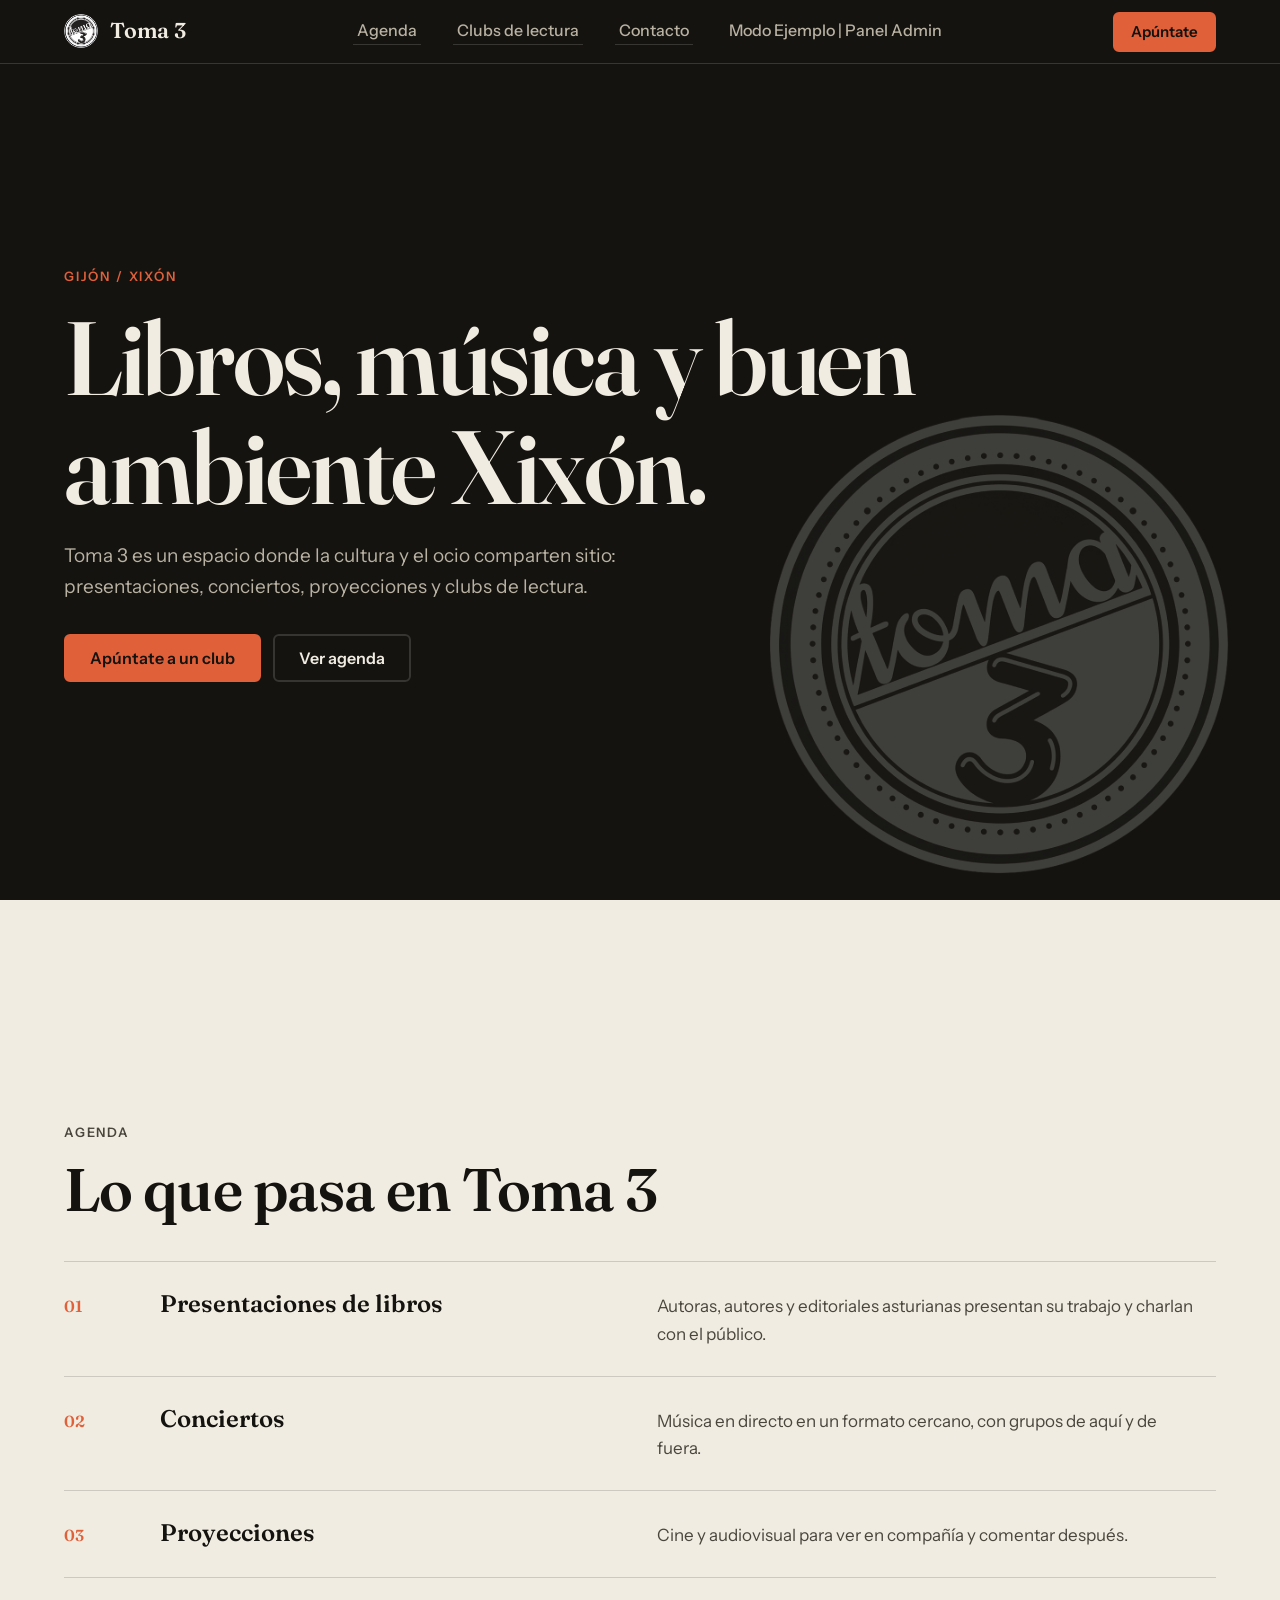
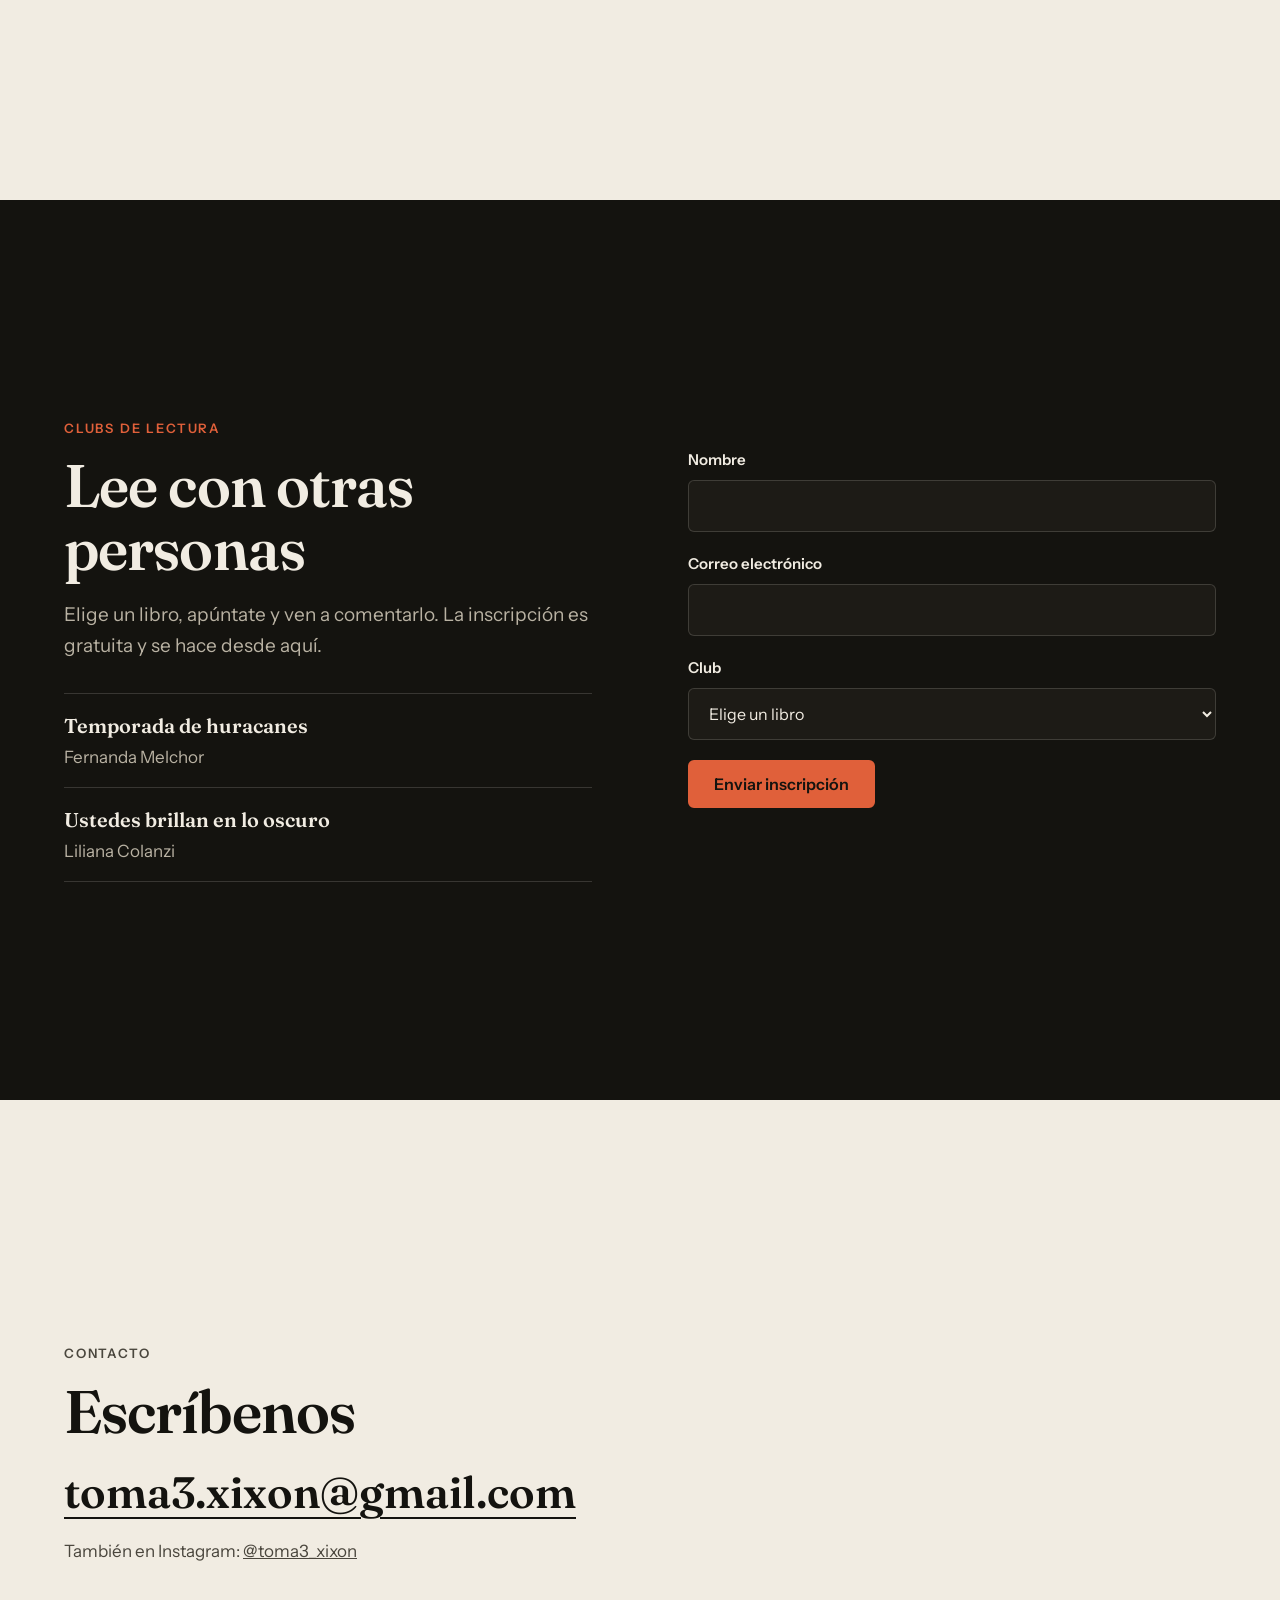
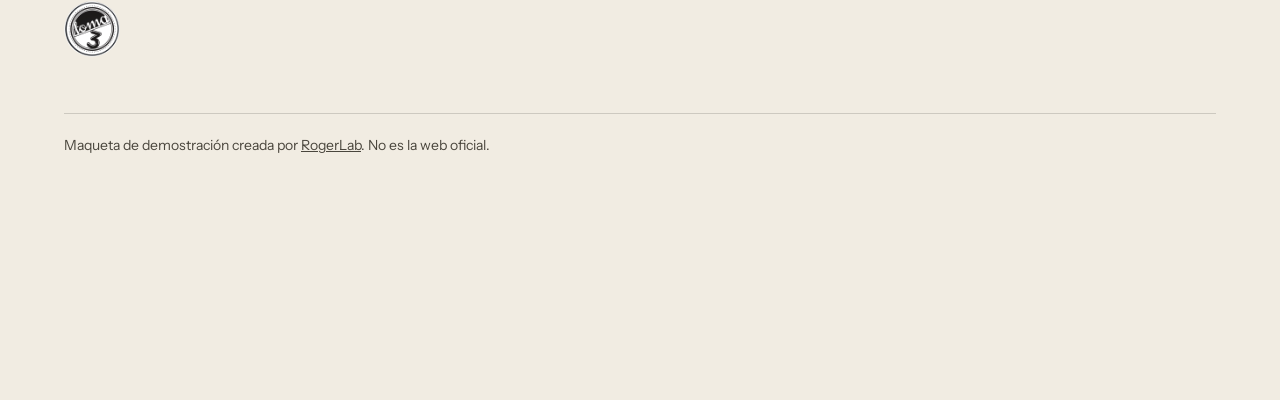
<file: index.html>
<!doctype html>
<html lang="es">
<head>
  <meta charset="utf-8">
  <meta name="viewport" content="width=device-width, initial-scale=1">
  <title>Toma 3 · Cultura y ocio en Gijón</title>
  <meta name="description" content="Presentaciones de libros, conciertos, proyecciones y clubs de lectura en Gijón/Xixón.">
  <meta name="robots" content="noindex"><!-- maqueta de demostración: no indexar -->
  <link rel="icon" type="image/jpeg" href="img/logo_toma3.png">
  <link rel="preconnect" href="https://fonts.googleapis.com">
  <link rel="preconnect" href="https://fonts.gstatic.com" crossorigin>
  <link href="https://fonts.googleapis.com/css2?family=Fraunces:opsz,wght@9..144,400;9..144,600&family=Instrument+Sans:wght@400;500;600&display=swap" rel="stylesheet">
  <link rel="stylesheet" href="style.css">
</head>
<body>

  <header class="nav">
    <div class="container nav__inner">
      <a class="nav__logo" href="#top" aria-label="Toma 3, inicio">
        <img class="nav__logo-img" src="img/logo_toma3.png" alt="" width="36" height="36">
        <span>Toma 3</span>
      </a>
      <nav class="nav__links" id="nav-links" aria-label="Principal">
        <a href="#agenda">Agenda</a>
        <a href="#clubs">Clubs de lectura</a>
        <a href="#contacto">Contacto</a>
        <a href="admin.html">Modo Ejemplo | Panel Admin</a>
      </nav>
      <div class="nav__actions">
        <a class="btn btn--small" href="#clubs">Apúntate</a>
        <button class="nav__toggle" id="nav-toggle" type="button" aria-expanded="false" aria-controls="nav-links" aria-label="Abrir menú">
          <span class="nav__toggle-bar" aria-hidden="true"></span>
          <span class="nav__toggle-bar" aria-hidden="true"></span>
          <span class="nav__toggle-bar" aria-hidden="true"></span>
        </button>
      </div>
    </div>
  </header>

  <main id="top">

    <!-- 1 · HERO -->
    <section class="hero">
      <div class="hero__badge" aria-hidden="true">
        <img src="img/logo_toma3.png" alt="" class="hero__badge-img" width="460" height="460">
      </div>
      <div class="container hero__inner">
        <p class="eyebrow">Gijón / Xixón</p>
        <h1>Libros, música y buen ambiente Xixón.</h1>
        <p class="lead">Toma 3 es un espacio donde la cultura y el ocio comparten sitio: presentaciones, conciertos, proyecciones y clubs de lectura.</p>
        <div class="hero__actions">
          <a class="btn" href="#clubs">Apúntate a un club</a>
          <a class="btn btn--ghost" href="#agenda">Ver agenda</a>
        </div>
      </div>
    </section>

    <!-- 2 · AGENDA
         Sustituir las filas por eventos reales con fecha cuando el cliente los facilite. -->
    <section class="section section--paper" id="agenda">
      <div class="container">
        <p class="eyebrow eyebrow--ink">Agenda</p>
        <h2 class="reveal">Lo que pasa en Toma 3</h2>
        <ol class="agenda reveal">
          <li>
            <span class="agenda__n">01</span>
            <h3>Presentaciones de libros</h3>
            <p>Autoras, autores y editoriales asturianas presentan su trabajo y charlan con el público.</p>
          </li>
          <li>
            <span class="agenda__n">02</span>
            <h3>Conciertos</h3>
            <p>Música en directo en un formato cercano, con grupos de aquí y de fuera.</p>
          </li>
          <li>
            <span class="agenda__n">03</span>
            <h3>Proyecciones</h3>
            <p>Cine y audiovisual para ver en compañía y comentar después.</p>
          </li>
        </ol>
      </div>
    </section>

    <!-- 3 · CLUBS DE LECTURA -->
    <section class="section section--dark" id="clubs">
      <div class="container clubs">
        <div class="clubs__text reveal">
          <p class="eyebrow">Clubs de lectura</p>
          <h2>Lee con otras personas</h2>
          <p class="lead">Elige un libro, apúntate y ven a comentarlo. La inscripción es gratuita y se hace desde aquí.</p>
          <ul class="books">
            <li><strong>Temporada de huracanes</strong><span>Fernanda Melchor</span></li>
            <li><strong>Ustedes brillan en lo oscuro</strong><span>Liliana Colanzi</span></li>
          </ul>
        </div>

        <form class="form reveal" id="form-club" novalidate>
          <div class="field">
            <label for="nombre">Nombre</label>
            <input id="nombre" name="nombre" type="text" autocomplete="name" required>
          </div>
          <div class="field">
            <label for="email">Correo electrónico</label>
            <input id="email" name="email" type="email" autocomplete="email" required>
          </div>
          <div class="field">
            <label for="club">Club</label>
            <select id="club" name="club" required>
              <option value="">Elige un libro</option>
              <option>Temporada de huracanes</option>
              <option>Ustedes brillan en lo oscuro</option>
            </select>
          </div>
          <button class="btn btn--block" type="submit">Enviar inscripción</button>
          <p class="form__msg" id="form-msg" role="status" aria-live="polite"></p>
        </form>
      </div>
    </section>

  </main>

  <!-- 4 · CIERRE / CONTACTO -->
  <footer class="section section--paper footer" id="contacto">
    <div class="container">
      <p class="eyebrow eyebrow--ink">Contacto</p>
      <h2 class="reveal">Escríbenos</h2>
      <a class="footer__mail" href="mailto:toma3.xixon@gmail.com">toma3.xixon@gmail.com</a>
      <p class="footer__line">También en Instagram: <a href="https://www.instagram.com/toma3_xixon/" rel="noopener">@toma3_xixon</a></p>
      <div class="footer__brand">
        <img src="img/logo_toma3.png" alt="Toma 3" class="footer__logo" width="64" height="64" loading="lazy">
      </div>
      <p class="footer__demo">Maqueta de demostración creada por <a href="https://rogerlab.es/home?lang=es" rel="noopener">RogerLab</a>. No es la web oficial.</p>
    </div>
  </footer>

  <script>
    // Revelado suave al hacer scroll (solo si hay JS y no se pide menos movimiento)
    (function () {
      var reduce = window.matchMedia("(prefers-reduced-motion: reduce)").matches;
      var items = document.querySelectorAll(".reveal");
      if (reduce || !("IntersectionObserver" in window)) return;
      document.documentElement.classList.add("js");
      var io = new IntersectionObserver(function (entries) {
        entries.forEach(function (e) {
          if (e.isIntersecting) { e.target.classList.add("is-in"); io.unobserve(e.target); }
        });
      }, { threshold: 0.15 });
      items.forEach(function (el) { io.observe(el); });
    })();

    // Menú desplegable para móvil
    (function () {
      var toggle = document.getElementById("nav-toggle");
      var links = document.getElementById("nav-links");
      if (!toggle || !links) return;

      function closeMenu() {
        toggle.setAttribute("aria-expanded", "false");
        toggle.setAttribute("aria-label", "Abrir menú");
        links.classList.remove("is-open");
      }

      toggle.addEventListener("click", function () {
        var isOpen = toggle.getAttribute("aria-expanded") === "true";
        toggle.setAttribute("aria-expanded", String(!isOpen));
        toggle.setAttribute("aria-label", !isOpen ? "Cerrar menú" : "Abrir menú");
        links.classList.toggle("is-open", !isOpen);
      });

      // Cerrar al pulsar en cualquier enlace del menú
      links.querySelectorAll("a").forEach(function (a) {
        a.addEventListener("click", closeMenu);
      });

      // Cerrar al pulsar Escape
      document.addEventListener("keydown", function (ev) {
        if (ev.key === "Escape" && links.classList.contains("is-open")) {
          closeMenu();
          toggle.focus();
        }
      });

      // Cerrar al hacer clic fuera del menú
      document.addEventListener("click", function (ev) {
        if (!links.contains(ev.target) && !toggle.contains(ev.target) && links.classList.contains("is-open")) {
          closeMenu();
        }
      });
    })();

    // Formulario de la maqueta: valida y muestra confirmación (no envía nada)
    (function () {
      var form = document.getElementById("form-club");
      var msg = document.getElementById("form-msg");
      form.addEventListener("submit", function (ev) {
        ev.preventDefault();
        var ok = form.nombre.value.trim() && /\S+@\S+\.\S+/.test(form.email.value) && form.club.value;
        msg.textContent = ok
          ? "Gracias, " + form.nombre.value.trim() + ". Te escribiremos para confirmar tu plaza."
          : "Revisa el nombre, el correo y el libro elegido.";
        msg.className = "form__msg " + (ok ? "is-ok" : "is-error");
      });
    })();
  </script>
</body>
</html>
</file>
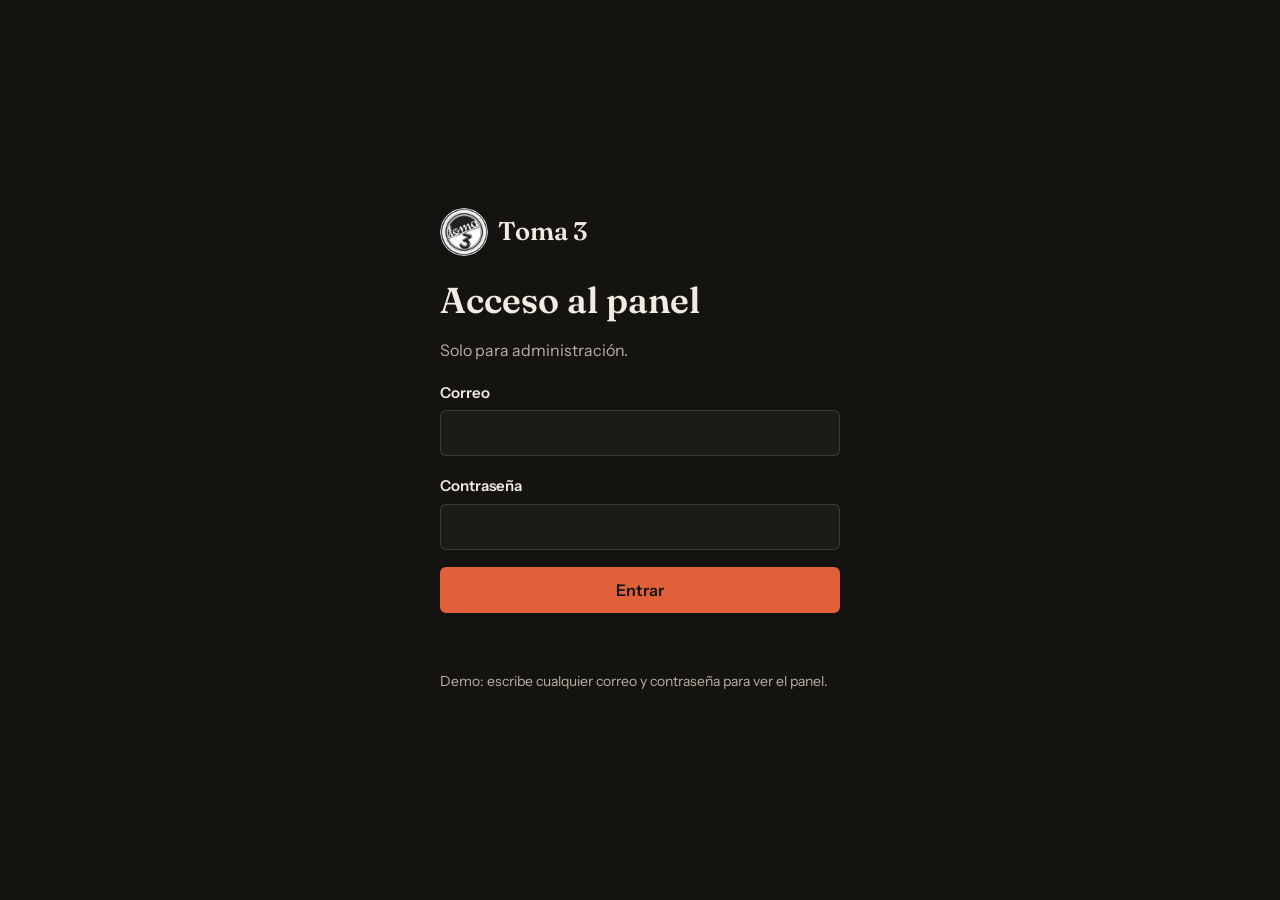
<file: admin.html>
<!doctype html>
<html lang="es">
<head>
  <meta charset="utf-8">
  <meta name="viewport" content="width=device-width, initial-scale=1">
  <title>Panel · Toma 3</title>
  <meta name="robots" content="noindex,nofollow">
  <link rel="icon" type="image/jpeg" href="img/logo_toma3.png">
  <link rel="preconnect" href="https://fonts.googleapis.com">
  <link rel="preconnect" href="https://fonts.gstatic.com" crossorigin>
  <link href="https://fonts.googleapis.com/css2?family=Fraunces:opsz,wght@9..144,600&family=Instrument+Sans:wght@400;500;600&display=swap" rel="stylesheet">
  <link rel="stylesheet" href="admin.css">
</head>
<body>

  <!-- ===== LOGIN (maqueta: en la versión real lo valida el servidor) ===== -->
  <section class="login" id="login">
    <form class="login__card" id="login-form" novalidate>
      <div class="brand brand--login">
        <img class="brand__logo-img" src="img/logo_toma3.png" alt="" width="48" height="48">
        <span>Toma 3</span>
      </div>
      <h1>Acceso al panel</h1>
      <p class="muted">Solo para administración.</p>
      <div class="field">
        <label for="l-email">Correo</label>
        <input id="l-email" type="email" autocomplete="username" required>
      </div>
      <div class="field">
        <label for="l-pass">Contraseña</label>
        <input id="l-pass" type="password" autocomplete="current-password" required>
      </div>
      <button class="btn btn--block" type="submit">Entrar</button>
      <p class="form-msg" id="login-msg" role="alert"></p>
      <p class="hint">Demo: escribe cualquier correo y contraseña para ver el panel.</p>
    </form>
  </section>

  <!-- ===== PANEL ===== -->
  <div class="app" id="app" hidden>

    <aside class="side">
      
        <a href="index.html" class="brand">
          <img class="brand__logo-img" src="img/logo_toma3.png" alt="" width="32" height="32">
          <span>Toma 3 <small>panel</small></span>
        </a>
      
      <nav class="side__nav" aria-label="Secciones del panel">
        <button data-view="resumen" class="is-active">Resumen</button>
        <button data-view="eventos">Eventos</button>
        <button data-view="carta">Carta</button>
        <button data-view="horarios">Horarios</button>
        <button data-view="contenido">Contenido</button>
        <button data-view="seo">SEO</button>
        <button data-view="medios">Imágenes y marca</button>
        <button data-view="apariencia">Apariencia</button>
        <button data-view="usuarios">Usuarios</button>
      </nav>
      <div class="side__foot">
        <a href="index.html">Ver la web</a>
        <button id="logout" type="button">Cerrar sesión</button>
      </div>
    </aside>

    <main class="main">
      <header class="top">
        <h1 id="view-title">Resumen</h1>
        <span class="badge badge--demo">Datos de ejemplo</span>
      </header>

      <!-- RESUMEN -->
      <section class="view is-active" id="v-resumen">
        <div class="stats">
          <article class="panel stat"><p class="stat__n">3</p><p>Eventos publicados</p></article>
          <article class="panel stat"><p class="stat__n">2</p><p>Clubs de lectura activos</p></article>
          <article class="panel stat"><p class="stat__n">14</p><p>Inscripciones nuevas</p></article>
          <article class="panel stat"><p class="stat__n">Hoy</p><p>Última edición</p></article>
        </div>
        <div class="panel">
          <h2>Qué puedes hacer desde aquí</h2>
          <ul class="list">
            <li><strong>Eventos:</strong> crear, editar y despublicar la agenda.</li>
            <li><strong>Carta y horarios:</strong> precios, disponibilidad, horario semanal y cierres.</li>
            <li><strong>Contenido:</strong> los textos de cada sección de la web.</li>
            <li><strong>SEO, imágenes y marca:</strong> títulos, descripciones, favicon, logo y fotos.</li>
            <li><strong>Apariencia:</strong> colores y tipografías de toda la web.</li>
          </ul>
        </div>
      </section>

      <!-- EVENTOS -->
      <section class="view" id="v-eventos">
        <div class="bar">
          <p class="muted">Lo que publiques aparece en la agenda de la web.</p>
          <button class="btn" type="button" id="toggle-event-form">Nuevo evento</button>
        </div>

        <form class="panel form-grid" id="event-form" data-save hidden>
          <h2>Nuevo evento</h2>
          <div class="field"><label for="e-title">Título</label><input id="e-title" required></div>
          <div class="field">
            <label for="e-type">Tipo</label>
            <select id="e-type">
              <option>Presentación de libro</option><option>Concierto</option><option>Proyección</option><option>Club de lectura</option>
            </select>
          </div>
          <div class="field"><label for="e-date">Fecha</label><input id="e-date" type="date" required></div>
          <div class="field"><label for="e-time">Hora</label><input id="e-time" type="time"></div>
          <div class="field field--full"><label for="e-desc">Descripción</label><textarea id="e-desc" rows="3"></textarea></div>
          <div class="field field--full">
            <label for="e-img">Imagen del evento</label>
            <input id="e-img" class="file" type="file" accept="image/*">
          </div>
          <label class="switch field--full"><input type="checkbox" id="e-pub" checked><span></span>Publicar al guardar</label>
          <div class="actions field--full">
            <button class="btn" type="submit">Guardar evento</button>
            <button class="btn btn--ghost" type="button" id="cancel-event">Cancelar</button>
          </div>
        </form>

        <div class="panel table-wrap">
          <table>
            <thead><tr><th>Título</th><th>Tipo</th><th>Fecha</th><th>Estado</th><th><span class="sr">Acciones</span></th></tr></thead>
            <tbody id="events-body">
              <tr><td>Presentación editorial asturiana</td><td>Presentación de libro</td><td>28/11/2026</td><td><span class="badge badge--ok">Publicado</span></td><td><button class="link del" type="button">Eliminar</button></td></tr>
              <tr><td>Concierto de jueves</td><td>Concierto</td><td>03/12/2026</td><td><span class="badge badge--ok">Publicado</span></td><td><button class="link del" type="button">Eliminar</button></td></tr>
              <tr><td>Ciclo de cine</td><td>Proyección</td><td>10/12/2026</td><td><span class="badge">Borrador</span></td><td><button class="link del" type="button">Eliminar</button></td></tr>
            </tbody>
          </table>
        </div>
      </section>

      <!-- CARTA -->
      <section class="view" id="v-carta">
        <div class="bar"><p class="muted">Categorías, platos y precios. Desmarca “Disponible” para ocultar un producto sin borrarlo.</p></div>

        <div class="panel">
          <h2>Bebidas</h2>
          <ul class="items" id="items-bebidas">
            <li><input aria-label="Nombre" value="Café"><input aria-label="Precio" class="price" value="1,60 €"><label class="switch"><input type="checkbox" checked><span></span>Disponible</label></li>
            <li><input aria-label="Nombre" value="Caña"><input aria-label="Precio" class="price" value="2,20 €"><label class="switch"><input type="checkbox" checked><span></span>Disponible</label></li>
            <li><input aria-label="Nombre" value="Sidra"><input aria-label="Precio" class="price" value="2,50 €"><label class="switch"><input type="checkbox"><span></span>Disponible</label></li>
          </ul>
          <button class="btn btn--ghost" type="button" data-add-item="items-bebidas">Añadir producto</button>
        </div>

        <div class="panel">
          <h2>Para picar</h2>
          <ul class="items" id="items-picar">
            <li><input aria-label="Nombre" value="Tabla de quesos"><input aria-label="Precio" class="price" value="9,00 €"><label class="switch"><input type="checkbox" checked><span></span>Disponible</label></li>
          </ul>
          <button class="btn btn--ghost" type="button" data-add-item="items-picar">Añadir producto</button>
        </div>

        <div class="actions"><button class="btn" type="button" data-save-btn>Guardar carta</button><button class="btn btn--ghost" type="button" data-toast="Categoría añadida (demo)">Nueva categoría</button></div>
      </section>

      <!-- HORARIOS -->
      <section class="view" id="v-horarios">
        <form class="panel" data-save>
          <h2>Horario semanal</h2>
          <ul class="hours" id="hours"></ul>
          <div class="actions"><button class="btn" type="submit">Guardar horario</button></div>
        </form>

        <form class="panel form-grid" data-save>
          <h2>Cierres y días especiales</h2>
          <div class="field"><label for="c-date">Fecha</label><input id="c-date" type="date"></div>
          <div class="field"><label for="c-note">Aviso (aparece en la web)</label><input id="c-note" placeholder="Cerrado por evento privado"></div>
          <div class="actions field--full"><button class="btn btn--ghost" type="submit">Añadir cierre</button></div>
        </form>
      </section>

      <!-- CONTENIDO -->
      <section class="view" id="v-contenido">
        <div class="bar"><p class="muted">Un bloque por sección de la web. Edita el texto y guarda.</p></div>

        <form class="panel form-grid" data-save>
          <h2>Portada</h2>
          <div class="field field--full"><label>Etiqueta superior</label><input value="Gijón / Xixón"></div>
          <div class="field field--full"><label>Título</label><input value="Libros, música y cine en Xixón."></div>
          <div class="field field--full"><label>Texto de apoyo</label><textarea rows="3">Toma 3 es un espacio donde la cultura y el ocio comparten sitio: presentaciones, conciertos, proyecciones y clubs de lectura.</textarea></div>
          <div class="field"><label>Botón principal</label><input value="Apúntate a un club"></div>
          <div class="field"><label>Botón secundario</label><input value="Ver agenda"></div>
          <div class="actions field--full"><button class="btn" type="submit">Guardar portada</button></div>
        </form>

        <form class="panel form-grid" data-save>
          <h2>Agenda</h2>
          <div class="field field--full"><label>Título de la sección</label><input value="Lo que pasa en Toma 3"></div>
          <div class="field field--full"><label>Mostrar</label>
            <select><option>Próximos eventos (automático desde “Eventos”)</option><option>Solo tipos de actividad (texto fijo)</option></select>
          </div>
          <div class="actions field--full"><button class="btn" type="submit">Guardar agenda</button></div>
        </form>

        <form class="panel form-grid" data-save>
          <h2>Clubs de lectura</h2>
          <div class="field field--full"><label>Título de la sección</label><input value="Lee con otras personas"></div>
          <div class="field"><label>Libro 1</label><input value="Temporada de huracanes"></div>
          <div class="field"><label>Autor/a</label><input value="Fernanda Melchor"></div>
          <div class="field"><label>Libro 2</label><input value="Ustedes brillan en lo oscuro"></div>
          <div class="field"><label>Autor/a</label><input value="Liliana Colanzi"></div>
          <div class="field field--full"><label>Correo que recibe las inscripciones</label><input type="email" value="toma3.xixon@gmail.com"></div>
          <div class="actions field--full"><button class="btn" type="submit">Guardar clubs</button></div>
        </form>

        <form class="panel form-grid" data-save>
          <h2>Contacto y pie</h2>
          <div class="field"><label>Correo</label><input type="email" value="toma3.xixon@gmail.com"></div>
          <div class="field"><label>Instagram</label><input value="@toma3_xixon"></div>
          <div class="field field--full"><label>Dirección (opcional)</label><input></div>
          <div class="field field--full"><label>Teléfono (opcional)</label><input type="tel"></div>
          <div class="actions field--full"><button class="btn" type="submit">Guardar contacto</button></div>
        </form>
      </section>

      <!-- SEO -->
      <section class="view" id="v-seo">
        <form class="panel form-grid" data-save>
          <h2>Posicionamiento (SEO)</h2>
          <div class="field field--full">
            <label for="seo-title">Título de la página <span class="count" id="c-title"></span></label>
            <input id="seo-title" value="Toma 3 · Cultura y ocio en Gijón">
          </div>
          <div class="field field--full">
            <label for="seo-desc">Meta descripción <span class="count" id="c-desc"></span></label>
            <textarea id="seo-desc" rows="3">Presentaciones de libros, conciertos, proyecciones y clubs de lectura en Gijón/Xixón.</textarea>
          </div>
          <div class="field"><label for="seo-slug">URL de la página</label><input id="seo-slug" value="/"></div>
          <div class="field"><label for="seo-kw">Palabras clave (opcional)</label><input id="seo-kw" placeholder="bar cultural Gijón, club de lectura Gijón"></div>
          <div class="field field--full"><label for="seo-og">Imagen al compartir (Open Graph)</label><input id="seo-og" class="file" type="file" accept="image/*"></div>
          <label class="switch field--full"><input type="checkbox" id="seo-index" checked><span></span>Permitir que Google indexe la web</label>

          <div class="field--full">
            <p class="label">Así se vería en Google</p>
            <div class="serp" aria-live="polite">
              <p class="serp__url" id="p-url">toma3.es</p>
              <p class="serp__title" id="p-title"></p>
              <p class="serp__desc" id="p-desc"></p>
            </div>
          </div>
          <div class="actions field--full"><button class="btn" type="submit">Guardar SEO</button></div>
        </form>
      </section>

      <!-- IMÁGENES Y MARCA -->
      <section class="view" id="v-medios">
        <form class="panel form-grid" data-save>
          <h2>Marca</h2>
          <div class="field">
            <label for="m-fav">Favicon (PNG o SVG, cuadrado)</label>
            <input id="m-fav" class="file" type="file" accept="image/png,image/svg+xml,image/x-icon" data-preview="prev-fav">
            <img id="prev-fav" class="prev prev--sm" alt="" hidden>
          </div>
          <div class="field">
            <label for="m-logo">Logo</label>
            <input id="m-logo" class="file" type="file" accept="image/*" data-preview="prev-logo">
            <img id="prev-logo" class="prev prev--sm" src="img/logo_toma3.png" alt="Logo de Toma 3">
          </div>
          <div class="field field--full">
            <label for="m-hero">Foto de portada</label>
            <input id="m-hero" class="file" type="file" accept="image/*" data-preview="prev-hero">
            <img id="prev-hero" class="prev" alt="" hidden>
          </div>
          <div class="field field--full"><label for="m-alt">Texto alternativo de la portada (accesibilidad y SEO)</label><input id="m-alt" placeholder="Describe lo que se ve en la foto"></div>
          <div class="actions field--full"><button class="btn" type="submit">Guardar marca</button></div>
        </form>

        <div class="panel">
          <h2>Galería</h2>
          <p class="muted">Sube las fotos del local y de los eventos. Cada una lleva su texto alternativo.</p>
          <div class="gallery" id="gallery">
            <label class="drop">+ Añadir imagen<input class="file" id="g-add" type="file" accept="image/*" multiple hidden></label>
          </div>
        </div>
      </section>

      <!-- APARIENCIA -->
      <section class="view" id="v-apariencia">
        <form class="panel form-grid" data-save>
          <h2>Colores y tipografía</h2>
          <div class="field"><label for="a-bg">Fondo oscuro</label><input id="a-bg" type="color" value="#14130f"></div>
          <div class="field"><label for="a-paper">Fondo claro</label><input id="a-paper" type="color" value="#f1ece2"></div>
          <div class="field"><label for="a-accent">Color de acento</label><input id="a-accent" type="color" value="#e0603a"></div>
          <div class="field">
            <label for="a-font">Tipografía de títulos</label>
            <select id="a-font">
              <option value="Fraunces, Georgia, serif">Fraunces</option>
              <option value="Georgia, serif">Georgia</option>
              <option value="system-ui, sans-serif">Sistema (sans-serif)</option>
            </select>
          </div>
          <div class="field--full">
            <p class="label">Vista previa</p>
            <div class="swatch" id="swatch">
              <div class="swatch__dark" id="sw-dark"><p id="sw-title">Libros, música y cine</p><span class="swatch__btn" id="sw-btn">Apúntate</span></div>
              <div class="swatch__light" id="sw-light"><p>Lo que pasa en Toma 3</p></div>
            </div>
          </div>
          <div class="actions field--full"><button class="btn" type="submit">Guardar apariencia</button></div>
        </form>
      </section>

      <!-- USUARIOS -->
      <section class="view" id="v-usuarios">
        <div class="panel table-wrap">
          <h2>Quién puede entrar</h2>
          <table>
            <thead><tr><th>Correo</th><th>Rol</th><th>Último acceso</th></tr></thead>
            <tbody>
              <tr><td>toma3.xixon@gmail.com</td><td><span class="badge badge--ok">Administrador</span></td><td>Hoy</td></tr>
            </tbody>
          </table>
        </div>
        <div class="panel">
          <h2>Seguridad</h2>
          <label class="switch"><input type="checkbox" checked><span></span>Verificación en dos pasos</label>
          <label class="switch"><input type="checkbox" checked><span></span>Bloquear tras 5 intentos fallidos</label>
          <p class="muted">En la versión real, el acceso lo comprueba el servidor en cada petición. Esta maqueta solo muestra cómo se vería.</p>
        </div>
      </section>

    </main>
  </div>

  <div class="toast" id="toast" role="status" aria-live="polite"></div>
  <script src="admin.js"></script>
</body>
</html>
</file>
<file: style.css>
/* ==========================================================
   Plantilla base · mobile-first · un solo sistema de diseño
   Pensada para negocios tipo "lugar": tipografía + color plano.
   Para otro cliente cambia solo los tokens de :root.
   ========================================================== */

:root {
  /* Color */
  --bg: #14130f;
  --bg-2: #1d1b16;
  --paper: #f1ece2;
  --ink: #14130f;
  --ink-soft: #4a463d;
  --text: #f1ece2;
  --muted: #b9b2a3;
  --accent: #e0603a;
  --line: rgba(241, 236, 226, 0.16);
  --line-ink: rgba(20, 19, 15, 0.16);

  /* Tipografía */
  --font-display: "Fraunces", Georgia, "Times New Roman", serif;
  --font-body: "Instrument Sans", system-ui, -apple-system, "Segoe UI", sans-serif;

  /* Layout: mismos márgenes izquierdo y derecho en toda la página */
  --edge: clamp(20px, 5vw, 72px);
  --max: 1200px;
  --nav-h: 64px;
  --radius: 6px;

  /* Foto del hero (opcional). Ejemplo:
     --hero-img: url("img/hero.webp");
     --hero-veil: rgba(20, 19, 15, 0.62); */
  --hero-img: none;
  --hero-veil: transparent;
}

*, *::before, *::after { box-sizing: border-box; }

html { scroll-behavior: smooth; scroll-padding-top: var(--nav-h); }

body {
  margin: 0;
  background: var(--bg);
  color: var(--text);
  font-family: var(--font-body);
  font-size: 1.0625rem;
  line-height: 1.6;
  -webkit-font-smoothing: antialiased;
}

img { max-width: 100%; display: block; }
a { color: inherit; }

:focus-visible { outline: 3px solid var(--accent); outline-offset: 3px; }

.container {
  width: 100%;
  max-width: calc(var(--max) + var(--edge) * 2);
  margin-inline: auto;
  padding-inline: var(--edge);
}

/* ---------- Tipografía ---------- */
h1, h2, h3 { font-family: var(--font-display); font-weight: 600; line-height: 1.05; margin: 0; }
h1 { font-size: clamp(2.6rem, 11vw, 6.5rem); letter-spacing: -0.02em; text-wrap: balance; }
h2 { font-size: clamp(2rem, 7vw, 3.75rem); letter-spacing: -0.015em; text-wrap: balance; }
h3 { font-size: 1.5rem; line-height: 1.15; }
p { margin: 0; }

.eyebrow {
  font-size: 0.8125rem;
  font-weight: 600;
  letter-spacing: 0.14em;
  text-transform: uppercase;
  color: var(--accent);
  margin-bottom: 1rem;
}
.eyebrow--ink { color: var(--ink-soft); }

.lead { font-size: 1.1875rem; color: var(--muted); max-width: 38rem; margin-top: 1.25rem; }

/* ---------- Botones ---------- */
.btn {
  display: inline-flex;
  align-items: center;
  justify-content: center;
  min-height: 48px;
  padding: 0 1.5rem;
  border: 2px solid var(--accent);
  border-radius: var(--radius);
  background: var(--accent);
  color: var(--ink);
  font: 600 1rem var(--font-body);
  text-decoration: none;
  cursor: pointer;
  transition: transform 0.2s ease, background-color 0.2s ease, color 0.2s ease;
}
.btn:hover { transform: translateY(-2px); }
.btn:active { transform: translateY(0); }
.btn--ghost { background: transparent; color: var(--text); border-color: var(--line); }
.btn--ghost:hover { border-color: var(--text); }
.btn--small { min-height: 40px; padding: 0 1rem; font-size: 0.9375rem; }
.btn--block { width: 100%; }

/* ---------- Navegación fija ---------- */
.nav {
  position: fixed;
  inset: 0 0 auto 0;
  z-index: 10;
  height: var(--nav-h);
  background: var(--bg);
  border-bottom: 1px solid var(--line);
}
.nav__inner { height: 100%; display: flex; align-items: center; justify-content: space-between; gap: 1rem; }
.nav__logo {
  display: inline-flex;
  align-items: center;
  gap: 0.75rem;
  font-family: var(--font-display);
  font-weight: 600;
  font-size: 1.35rem;
  text-decoration: none;
  letter-spacing: -0.01em;
}
.nav__logo-img {
  width: 34px;
  height: 34px;
  border-radius: 50%;
  object-fit: cover;
  flex: none;
}

/* Acciones en la nav (botón + hamburguesa) */
.nav__actions {
  display: flex;
  align-items: center;
  gap: 0.75rem;
}

.nav__toggle {
  display: inline-flex;
  flex-direction: column;
  justify-content: center;
  align-items: center;
  gap: 5px;
  width: 44px;
  height: 44px;
  padding: 0;
  background: transparent;
  border: 1px solid var(--line);
  border-radius: var(--radius);
  color: var(--text);
  cursor: pointer;
  transition: border-color 0.2s ease, background-color 0.2s ease;
}
.nav__toggle:hover {
  border-color: var(--text);
  background: var(--bg-2);
}
.nav__toggle-bar {
  display: block;
  width: 20px;
  height: 2px;
  background: currentColor;
  border-radius: 1px;
  transition: transform 0.2s ease, opacity 0.2s ease;
}
.nav__toggle[aria-expanded="true"] .nav__toggle-bar:nth-child(1) {
  transform: translateY(7px) rotate(45deg);
}
.nav__toggle[aria-expanded="true"] .nav__toggle-bar:nth-child(2) {
  opacity: 0;
}
.nav__toggle[aria-expanded="true"] .nav__toggle-bar:nth-child(3) {
  transform: translateY(-7px) rotate(-45deg);
}

/* Menú móvil desplegable */
.nav__links {
  display: none;
}
.nav__links.is-open {
  display: flex;
  flex-direction: column;
  position: absolute;
  top: var(--nav-h);
  left: 0;
  right: 0;
  background: var(--bg-2);
  border-bottom: 1px solid var(--line);
  padding: 1.25rem var(--edge) 1.5rem;
  gap: 0.5rem;
  box-shadow: 0 16px 32px rgba(0, 0, 0, 0.4);
}
.nav__links a {
  text-decoration: none;
  color: var(--text);
  font-weight: 500;
  font-size: 1.125rem;
  padding: 0.5rem 0.25rem;
  border-bottom: 1px solid var(--line);
  transition: color 0.2s ease, padding-left 0.2s ease;
}
.nav__links a:last-child {
  border-bottom: none;
}
.nav__links a:hover {
  color: var(--accent);
  padding-left: 0.25rem;
}

/* ---------- Secciones ---------- */
.section { padding-block: clamp(4rem, 12vw, 7rem); }
.section--dark { background: var(--bg); color: var(--text); }
.section--paper { background: var(--paper); color: var(--ink); }

/* ---------- 1 · Hero ---------- */
.hero {
  position: relative;
  overflow: hidden;
  min-height: 100svh;
  display: flex;
  align-items: center;
  padding-top: calc(var(--nav-h) + 2rem);
  padding-bottom: 3rem;
  background-color: var(--bg);
  background-image: linear-gradient(var(--hero-veil), var(--hero-veil)), var(--hero-img);
  background-size: cover;
  background-position: center;
}
.hero__badge {
  position: absolute;
  right: clamp(-1rem, 4vw, 4rem);
  bottom: clamp(-1rem, 2vw, 2rem);
  width: clamp(240px, 38vw, 460px);
  aspect-ratio: 1;
  border-radius: 50%;
  display: flex;
  align-items: center;
  justify-content: center;
  pointer-events: none;
  user-select: none;
  opacity: 0.18;
  mix-blend-mode: screen;
  filter: contrast(1.15);
  transition: opacity 0.4s ease;
}
.hero__badge-img {
  width: 100%;
  height: 100%;
  object-fit: cover;
  border-radius: 50%;
}
.hero__inner { position: relative; }
.hero__actions { display: flex; flex-wrap: wrap; gap: 0.75rem; margin-top: 2rem; }

/* Entrada del hero: un único movimiento, escalonado */
@keyframes rise { from { opacity: 0; transform: translateY(16px); } to { opacity: 1; transform: none; } }
.hero__inner > * { animation: rise 0.7s cubic-bezier(0.2, 0.7, 0.2, 1) both; }
.hero__inner > :nth-child(2) { animation-delay: 0.08s; }
.hero__inner > :nth-child(3) { animation-delay: 0.16s; }
.hero__inner > :nth-child(4) { animation-delay: 0.24s; }

/* ---------- 2 · Agenda ---------- */
.agenda { list-style: none; margin: 2.5rem 0 0; padding: 0; border-top: 1px solid var(--line-ink); }
.agenda li {
  display: grid;
  gap: 0.5rem;
  padding-block: 1.75rem;
  border-bottom: 1px solid var(--line-ink);
}
.agenda__n { font-family: var(--font-display); font-size: 1rem; color: var(--accent); font-weight: 600; }
.agenda p { color: var(--ink-soft); max-width: 34rem; }

/* ---------- 3 · Clubs ---------- */
.clubs { display: grid; gap: 3rem; }
.books { list-style: none; margin: 2rem 0 0; padding: 0; border-top: 1px solid var(--line); }
.books li {
  display: flex;
  flex-direction: column;
  gap: 0.125rem;
  padding-block: 1rem;
  border-bottom: 1px solid var(--line);
}
.books strong { font-family: var(--font-display); font-size: 1.25rem; font-weight: 600; }
.books span { color: var(--muted); }

.form { display: grid; gap: 1.25rem; align-content: start; }
.field { display: grid; gap: 0.5rem; }
.field label { font-size: 0.9375rem; font-weight: 600; }
.field input, .field select {
  min-height: 52px;
  padding: 0 1rem;
  background: var(--bg-2);
  color: var(--text);
  border: 1px solid var(--line);
  border-radius: var(--radius);
  font: 400 1rem var(--font-body);
  transition: border-color 0.2s ease;
}
.field input:hover, .field select:hover { border-color: var(--muted); }
.field input:focus, .field select:focus { border-color: var(--accent); }
.form__msg { min-height: 1.5rem; font-size: 0.9375rem; }
.form__msg.is-ok { color: var(--text); }
.form__msg.is-error { color: var(--accent); }

/* ---------- 4 · Cierre ---------- */
.footer { min-height: 0; }
.footer__mail {
  display: inline-block;
  margin-top: 1.5rem;
  font-family: var(--font-display);
  font-weight: 600;
  font-size: clamp(1.4rem, 6vw, 2.75rem);
  line-height: 1.15;
  word-break: break-word;
  text-decoration-thickness: 2px;
  text-underline-offset: 0.2em;
}
.footer__mail:hover { color: var(--accent); }
.footer__line { margin-top: 1.25rem; color: var(--ink-soft); }
.footer__brand {
  margin-top: 2.25rem;
  display: inline-flex;
}
.footer__logo {
  width: 56px;
  height: 56px;
  border-radius: 50%;
  object-fit: cover;
  filter: contrast(1.05);
}
.footer__demo {
  margin-top: 3rem;
  padding-top: 1.25rem;
  border-top: 1px solid var(--line-ink);
  font-size: 0.875rem;
  color: var(--ink-soft);
}

/* ---------- Revelado al scroll (solo con JS) ---------- */
.js .reveal { opacity: 0; transform: translateY(14px); transition: opacity 0.6s ease, transform 0.6s ease; }
.js .reveal.is-in { opacity: 1; transform: none; }

/* ==========================================================
   ≥ 768px
   ========================================================== */
@media (min-width: 768px) {
  .nav__toggle { display: none; }

  .nav__links {
    display: flex;
    position: static;
    flex-direction: row;
    padding: 0;
    gap: 2rem;
    background: transparent;
    border-bottom: none;
    box-shadow: none;
  }
  .nav__links a {
    color: var(--muted);
    font-size: 1rem;
    padding-block: 0;
  }
  .nav__links a:hover { color: var(--text); }

  .agenda li {
    grid-template-columns: 64px 1fr 1.2fr;
    align-items: baseline;
    gap: 2rem;
  }

  .books li { flex-direction: row; justify-content: space-between; align-items: baseline; gap: 1.5rem; }
  .btn--block { width: auto; justify-self: start; }
}

/* ==========================================================
   ≥ 1024px · una sección por pantalla
   ========================================================== */
@media (min-width: 1024px) and (min-height: 700px) {
  .section:not(.footer) { min-height: 100svh; display: flex; align-items: center; }
  .section:not(.footer) > .container { width: 100%; }
  .footer { min-height: 100svh; display: flex; align-items: center; }
  .footer > .container { width: 100%; }
}

@media (min-width: 1024px) {
  .clubs { grid-template-columns: 1fr 1fr; gap: 6rem; align-items: center; }
  .books li { flex-direction: column; justify-content: flex-start; gap: 0.125rem; }
}

/* ---------- Menos movimiento ---------- */
@media (prefers-reduced-motion: reduce) {
  html { scroll-behavior: auto; }
  .hero__inner > *, .js .reveal { animation: none; transition: none; opacity: 1; transform: none; }
  .btn { transition: none; }
}
</file>
<file: admin.css>
/* ==========================================================
   Panel de administración · mobile-first
   Mismos tokens que style.css de la web
   ========================================================== */

:root {
  --bg: #14130f;
  --bg-2: #1d1b16;
  --paper: #f1ece2;
  --panel: #fbf9f4;
  --ink: #14130f;
  --ink-soft: #4a463d;
  --text: #f1ece2;
  --muted: #b9b2a3;
  --accent: #e0603a;
  --ok: #2f7d4f;
  --line: rgba(241, 236, 226, 0.16);
  --line-ink: rgba(20, 19, 15, 0.16);
  --font-display: "Fraunces", Georgia, serif;
  --font-body:
    "Instrument Sans", system-ui, -apple-system, "Segoe UI", sans-serif;
  --radius: 6px;
  --side-w: 260px;
}

*,
*::before,
*::after {
  box-sizing: border-box;
}
[hidden] {
  display: none !important;
}

body {
  margin: 0;
  background: var(--paper);
  color: var(--ink);
  font-family: var(--font-body);
  font-size: 1rem;
  line-height: 1.55;
  -webkit-font-smoothing: antialiased;
}
h1,
h2 {
  font-family: var(--font-display);
  font-weight: 600;
  line-height: 1.1;
  margin: 0;
}
h1 {
  font-size: clamp(1.6rem, 5vw, 2.25rem);
}
h2 {
  font-size: 1.375rem;
  margin-bottom: 1rem;
}
p {
  margin: 0;
}
a {
  color: inherit;
}
:focus-visible {
  outline: 3px solid var(--accent);
  outline-offset: 2px;
}
.muted {
  color: var(--ink-soft);
}
.sr {
  position: absolute;
  width: 1px;
  height: 1px;
  overflow: hidden;
  clip: rect(0 0 0 0);
  white-space: nowrap;
}

.brand {
  display: inline-flex;
  align-items: center;
  gap: 0.65rem;
  font-family: var(--font-display);
  font-weight: 600;
  font-size: 1.4rem;
  text-decoration: none;
}
.brand--login {
  font-size: 1.6rem;
  margin-bottom: 0.5rem;
}
.brand__logo-img {
  border-radius: 50%;
  object-fit: cover;
  flex: none;
}
.brand small {
  font-family: var(--font-body);
  font-size: 0.8125rem;
  font-weight: 600;
  letter-spacing: 0.12em;
  text-transform: uppercase;
  color: var(--accent);
  margin-left: 0.25rem;
}
.brand span {
  display: inline-flex;
  align-items: baseline;
}

/* ---------- Botones ---------- */
.btn {
  display: inline-flex;
  align-items: center;
  justify-content: center;
  min-height: 46px;
  padding: 0 1.25rem;
  border: 2px solid var(--accent);
  border-radius: var(--radius);
  background: var(--accent);
  color: var(--ink);
  font: 600 1rem var(--font-body);
  text-decoration: none;
  cursor: pointer;
  transition: transform 0.2s ease;
}
.btn:hover {
  transform: translateY(-2px);
}
.btn:active {
  transform: none;
}
.btn--ghost {
  background: transparent;
  color: inherit;
  border-color: var(--line-ink);
}
.btn--ghost:hover {
  border-color: var(--ink);
}
.btn--block {
  width: 100%;
}
.link {
  background: none;
  border: 0;
  padding: 0;
  font: inherit;
  color: var(--accent);
  text-decoration: underline;
  cursor: pointer;
}
.actions {
  display: flex;
  flex-wrap: wrap;
  gap: 0.75rem;
  margin-top: 0.5rem;
}

/* ---------- Formularios ---------- */
.field {
  display: grid;
  gap: 0.4rem;
  align-content: start;
}
.field label,
.label {
  font-size: 0.9375rem;
  font-weight: 600;
}
.label {
  margin-bottom: 0.5rem;
}
input,
select,
textarea {
  width: 100%;
  min-height: 46px;
  padding: 0.6rem 0.9rem;
  background: #fff;
  color: var(--ink);
  border: 1px solid var(--line-ink);
  border-radius: var(--radius);
  font: 400 1rem var(--font-body);
}
textarea {
  resize: vertical;
}
input:focus,
select:focus,
textarea:focus {
  border-color: var(--accent);
}
input[type="color"] {
  padding: 4px;
  height: 46px;
  cursor: pointer;
}
input[type="file"] {
  padding: 0.5rem 0.75rem;
}
.form-grid {
  display: grid;
  gap: 1.1rem;
}
.form-grid > h2 {
  margin-bottom: 0;
}
.count {
  font-weight: 400;
  color: var(--ink-soft);
  margin-left: 0.5rem;
}
.count.is-over {
  color: var(--accent);
  font-weight: 600;
}
.form-msg {
  min-height: 1.4rem;
  color: var(--accent);
  font-size: 0.9375rem;
}
.hint {
  font-size: 0.875rem;
  color: var(--muted);
}

/* Interruptor */
.switch {
  display: inline-flex;
  align-items: center;
  gap: 0.6rem;
  cursor: pointer;
  font-weight: 500;
  min-height: 40px;
}
.switch input {
  position: absolute;
  opacity: 0;
  width: 1px;
  height: 1px;
}
.switch span {
  position: relative;
  width: 44px;
  height: 26px;
  border-radius: 13px;
  background: #c9c2b3;
  flex: none;
  transition: background-color 0.2s ease;
}
.switch span::after {
  content: "";
  position: absolute;
  top: 3px;
  left: 3px;
  width: 20px;
  height: 20px;
  border-radius: 50%;
  background: #fff;
  transition: transform 0.2s ease;
}
.switch input:checked + span {
  background: var(--ok);
}
.switch input:checked + span::after {
  transform: translateX(18px);
}
.switch input:focus-visible + span {
  outline: 3px solid var(--accent);
  outline-offset: 2px;
}

/* ---------- Login ---------- */
.login {
  min-height: 100svh;
  display: grid;
  place-items: center;
  padding: 1.25rem;
  background: var(--bg);
  color: var(--text);
}
.login__card {
  width: 100%;
  max-width: 400px;
  display: grid;
  gap: 1.1rem;
}
.login__card .muted {
  color: var(--muted);
}
.login__card input {
  background: var(--bg-2);
  color: var(--text);
  border-color: var(--line);
}
.login__card .btn--block {
  width: 100%;
}

/* ---------- Estructura del panel (móvil: barra superior) ---------- */
.app {
  min-height: 100svh;
}
.side {
  background: var(--bg);
  color: var(--text);
  padding: 1rem 1.25rem 0;
  position: sticky;
  top: 0;
  z-index: 5;
}
.side .brand {
  margin-bottom: 0.5rem;
}
.side__nav {
  display: flex;
  gap: 0.25rem;
  overflow-x: auto;
  padding-bottom: 0.75rem;
  scrollbar-width: thin;
}
.side__nav button,
.side__foot button,
.side__foot a {
  flex: none;
  background: none;
  border: 0;
  color: var(--muted);
  font: 500 0.9375rem var(--font-body);
  padding: 0.55rem 0.8rem;
  border-radius: var(--radius);
  text-align: left;
  text-decoration: none;
  cursor: pointer;
  white-space: nowrap;
}
.side__nav button:hover,
.side__foot button:hover,
.side__foot a:hover {
  color: var(--text);
}
.side__nav button.is-active {
  background: var(--bg-2);
  color: var(--text);
  box-shadow: inset 3px 0 0 var(--accent);
}
.side__foot {
  display: none;
}

.main {
  padding: 1.25rem;
  max-width: 1000px;
}
.top {
  display: flex;
  flex-wrap: wrap;
  align-items: center;
  justify-content: space-between;
  gap: 0.75rem;
  margin-bottom: 1.5rem;
}

.view {
  display: none;
  gap: 1.25rem;
}
.view.is-active {
  display: grid;
}

.panel {
  background: var(--panel);
  border: 1px solid var(--line-ink);
  border-radius: 10px;
  padding: 1.25rem;
}
.bar {
  display: flex;
  flex-wrap: wrap;
  align-items: center;
  justify-content: space-between;
  gap: 1rem;
}

.badge {
  display: inline-block;
  padding: 0.15rem 0.6rem;
  border-radius: 99px;
  font-size: 0.8125rem;
  font-weight: 600;
  background: #e4ddcf;
  color: var(--ink-soft);
}
.badge--ok {
  background: #d8ecdf;
  color: #1f5a37;
}
.badge--demo {
  background: var(--ink);
  color: var(--paper);
}

/* Resumen */
.stats {
  display: grid;
  grid-template-columns: 1fr 1fr;
  gap: 1rem;
}
.stat__n {
  font-family: var(--font-display);
  font-weight: 600;
  font-size: 2.25rem;
  line-height: 1;
  margin-bottom: 0.35rem;
}
.list {
  margin: 0;
  padding-left: 1.1rem;
  display: grid;
  gap: 0.5rem;
}

/* Tabla */
.table-wrap {
  overflow-x: auto;
}
table {
  width: 100%;
  border-collapse: collapse;
  min-width: 560px;
}
th,
td {
  text-align: left;
  padding: 0.8rem 0.6rem;
  border-bottom: 1px solid var(--line-ink);
  vertical-align: middle;
}
th {
  font-size: 0.8125rem;
  text-transform: uppercase;
  letter-spacing: 0.08em;
  color: var(--ink-soft);
}

/* Carta */
.items {
  list-style: none;
  margin: 0 0 1rem;
  padding: 0;
  display: grid;
  gap: 0.6rem;
}
.items li {
  display: grid;
  grid-template-columns: 1fr 100px;
  gap: 0.6rem;
  align-items: center;
}
.items li .switch {
  grid-column: 1 / -1;
}

/* Horarios */
.hours {
  list-style: none;
  margin: 0 0 1rem;
  padding: 0;
  display: grid;
  gap: 0.75rem;
}
.hours li {
  display: grid;
  grid-template-columns: 1fr 1fr;
  gap: 0.5rem;
  align-items: center;
  padding-bottom: 0.75rem;
  border-bottom: 1px solid var(--line-ink);
}
.hours strong {
  grid-column: 1 / -1;
}
.hours li .switch {
  grid-column: 1 / -1;
}
.hours input:disabled {
  opacity: 0.4;
}

/* SEO */
.serp {
  background: #fff;
  border: 1px solid var(--line-ink);
  border-radius: var(--radius);
  padding: 1rem;
  max-width: 40rem;
}
.serp__url {
  font-size: 0.8125rem;
  color: #3c6b4c;
}
.serp__title {
  font-size: 1.25rem;
  color: #1a4fa0;
  line-height: 1.3;
  margin: 0.15rem 0;
  word-break: break-word;
}
.serp__desc {
  font-size: 0.9375rem;
  color: var(--ink-soft);
  word-break: break-word;
}

/* Imágenes */
.prev {
  display: block;
  max-width: 100%;
  max-height: 220px;
  border-radius: var(--radius);
  border: 1px solid var(--line-ink);
  margin-top: 0.5rem;
  object-fit: cover;
}
.prev--sm {
  width: 72px;
  height: 72px;
  max-height: 72px;
}
.gallery {
  display: grid;
  grid-template-columns: repeat(2, 1fr);
  gap: 0.75rem;
  margin-top: 1rem;
}
.gallery figure {
  margin: 0;
  display: grid;
  gap: 0.4rem;
}
.gallery img {
  width: 100%;
  aspect-ratio: 4 / 3;
  object-fit: cover;
  border-radius: var(--radius);
  border: 1px solid var(--line-ink);
}
.gallery input {
  min-height: 38px;
  font-size: 0.875rem;
}
.drop {
  display: grid;
  place-items: center;
  min-height: 120px;
  border: 2px dashed var(--line-ink);
  border-radius: var(--radius);
  font-weight: 600;
  color: var(--ink-soft);
  cursor: pointer;
}
.drop:hover {
  border-color: var(--accent);
  color: var(--ink);
}

/* Apariencia */
.swatch {
  display: grid;
  border-radius: var(--radius);
  overflow: hidden;
  border: 1px solid var(--line-ink);
}
.swatch__dark {
  background: #14130f;
  color: #f1ece2;
  padding: 1.5rem;
  display: grid;
  gap: 1rem;
  justify-items: start;
}
.swatch__dark p {
  font-family: var(--font-display);
  font-size: 1.75rem;
  font-weight: 600;
  line-height: 1.1;
}
.swatch__btn {
  background: #e0603a;
  color: #14130f;
  font-weight: 600;
  padding: 0.55rem 1rem;
  border-radius: var(--radius);
}
.swatch__light {
  background: #f1ece2;
  color: #14130f;
  padding: 1.25rem 1.5rem;
  font-family: var(--font-display);
  font-size: 1.25rem;
  font-weight: 600;
}

/* Aviso */
.toast {
  position: fixed;
  left: 50%;
  bottom: 1.25rem;
  transform: translate(-50%, 20px);
  background: var(--ink);
  color: var(--paper);
  padding: 0.75rem 1.25rem;
  border-radius: var(--radius);
  opacity: 0;
  pointer-events: none;
  transition:
    opacity 0.25s ease,
    transform 0.25s ease;
  z-index: 20;
  max-width: 90vw;
}
.toast.is-on {
  opacity: 1;
  transform: translate(-50%, 0);
}

/* ==========================================================
   ≥ 768px
   ========================================================== */
@media (min-width: 768px) {
  .main {
    padding: 2rem;
  }
  .stats {
    grid-template-columns: repeat(4, 1fr);
  }
  .form-grid {
    grid-template-columns: 1fr 1fr;
  }
  .form-grid > h2,
  .field--full {
    grid-column: 1 / -1;
  }
  .items li {
    grid-template-columns: 1fr 120px auto;
  }
  .items li .switch {
    grid-column: auto;
  }
  .hours li {
    grid-template-columns: 140px auto 1fr 1fr;
  }
  .hours strong,
  .hours li .switch {
    grid-column: auto;
  }
  .gallery {
    grid-template-columns: repeat(3, 1fr);
  }
  .swatch {
    grid-template-columns: 1.4fr 1fr;
  }
}

/* ==========================================================
   ≥ 1024px · barra lateral fija
   ========================================================== */
@media (min-width: 1024px) {
  .app {
    display: grid;
    grid-template-columns: var(--side-w) 1fr;
  }
  .side {
    position: sticky;
    top: 0;
    height: 100svh;
    display: flex;
    flex-direction: column;
    padding: 1.5rem 1rem;
  }
  .side .brand {
    padding-inline: 0.8rem;
    margin-bottom: 1.5rem;
  }
  .side__nav {
    flex-direction: column;
    overflow: visible;
    padding: 0;
  }
  .side__nav button {
    width: 100%;
  }
  .side__foot {
    display: grid;
    margin-top: auto;
    border-top: 1px solid var(--line);
    padding-top: 1rem;
  }
  .gallery {
    grid-template-columns: repeat(4, 1fr);
  }
}

@media (prefers-reduced-motion: reduce) {
  .btn,
  .switch span,
  .switch span::after,
  .toast {
    transition: none;
  }
}
</file>
